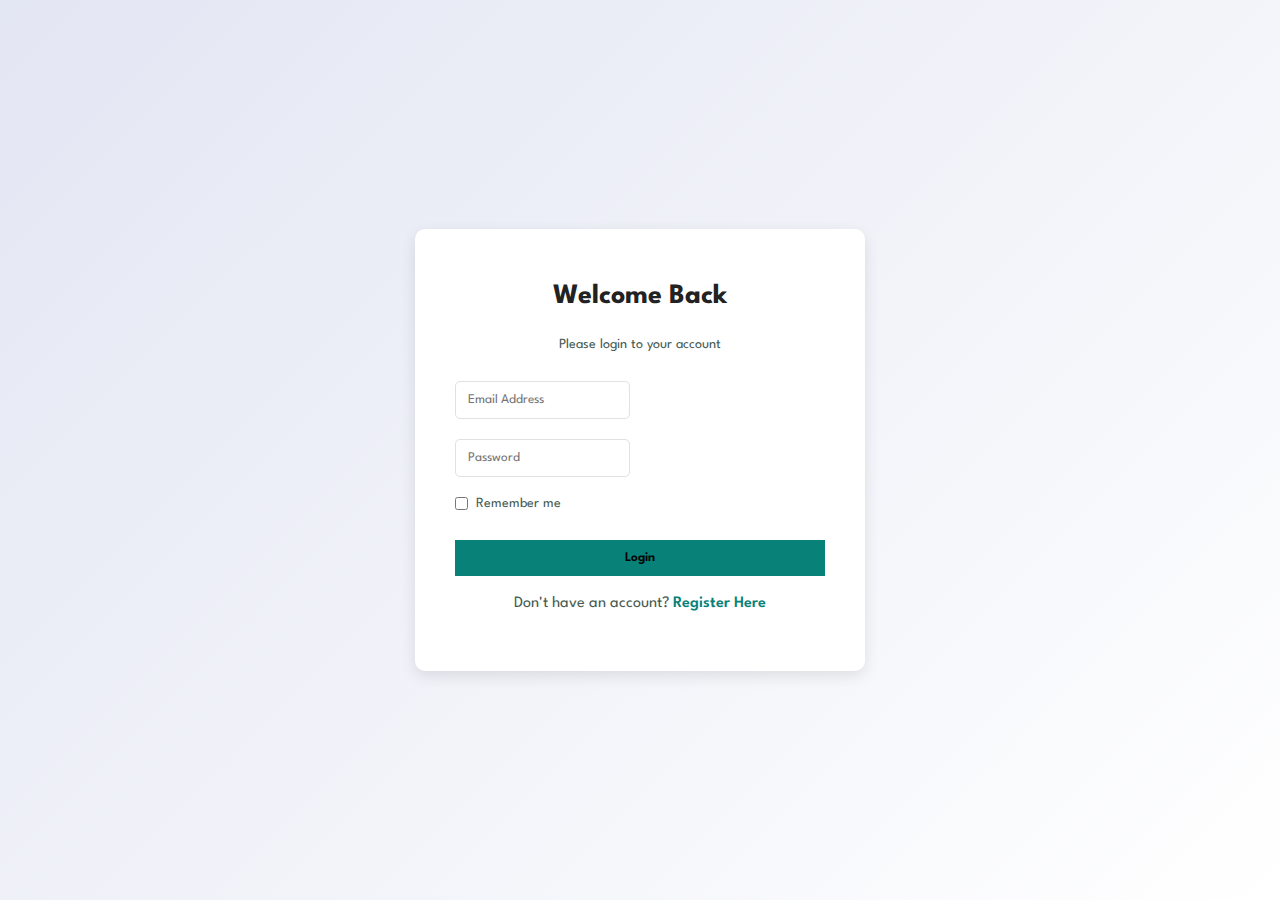
<file: login.html>
<!DOCTYPE html>
<html lang="en">
<head>
    <meta charset="UTF-8">
    <meta http-equiv="X-UA-Compatible" content="IE=edge">
    <meta name="viewport" content="width=device-width, initial-scale=1.0">
    <title>Login Form</title>
    <link rel="stylesheet" href="https://cdn.jsdelivr.net/npm/bootstrap@5.2.2/dist/css/bootstrap.min.css" integrity="sha384-Zenh87qX5JnK2Jl0vWa8Ck2rdkQ2Bzep5IDxbcnCeuOxjzrPF/et3URy9Bv1WTRi" crossorigin="anonymous">
    <link rel="stylesheet" href="style.css">
    <style>
        .auth-container {
            min-height: 100vh;
            display: flex;
            align-items: center;
            justify-content: center;
            background: linear-gradient(135deg, #E3E6F3 0%, #fff 100%);
            padding: 20px;
        }
        .auth-box {
            background: white;
            padding: 40px;
            border-radius: 10px;
            box-shadow: 0 5px 15px rgba(0, 0, 0, 0.1);
            width: 100%;
            max-width: 450px;
        }
        .auth-header {
            text-align: center;
            margin-bottom: 30px;
        }
        .auth-header h2 {
            color: var(--text-color);
            font-size: 28px;
            margin-bottom: 10px;
        }
        .auth-header p {
            color: var(--secondary-color);
            font-size: 14px;
        }
        .form-group {
            margin-bottom: 20px;
        }
        .form-control {
            padding: 12px;
            border: 1px solid #e1e1e1;
            border-radius: 5px;
            transition: all 0.3s ease;
        }
        .form-control:focus {
            border-color: var(--primary-color);
            box-shadow: 0 0 0 0.2rem rgba(8, 129, 120, 0.25);
        }
        .form-btn {
            margin-top: 30px;
            text-align: center;
        }
        .btn-primary {
            background-color: var(--primary-color);
            border: none;
            padding: 12px 30px;
            font-weight: 600;
            width: 100%;
        }
        .btn-primary:hover {
            background-color: #056b5e;
        }
        .auth-footer {
            text-align: center;
            margin-top: 20px;
        }
        .auth-footer a {
            color: var(--primary-color);
            text-decoration: none;
            font-weight: 600;
        }
        .auth-footer a:hover {
            text-decoration: underline;
        }
        .remember-me {
            display: flex;
            align-items: center;
            margin-top: 15px;
            margin-bottom: 15px;
        }
        .remember-me input {
            margin-right: 8px;
        }
        .remember-me label {
            color: var(--secondary-color);
            font-size: 14px;
        }
    </style>
</head>
<body>
    <div class="auth-container">
        <div class="auth-box">
            <div class="auth-header">
                <h2>Welcome Back</h2>
                <p>Please login to your account</p>
            </div>
            <form action="login.php" method="post">
                <div class="form-group">
                    <input type="email" class="form-control" name="email" placeholder="Email Address" required>
                </div>
                <div class="form-group">
                    <input type="password" class="form-control" name="password" placeholder="Password" required>
                </div>
                <div class="remember-me">
                    <input type="checkbox" id="remember" name="remember">
                    <label for="remember">Remember me</label>
                </div>
                <div class="form-btn">
                    <input type="submit" class="btn btn-primary" value="Login" name="login">
                </div>
            </form>
            <div class="auth-footer">
                <p>Don't have an account? <a href="registration.php">Register Here</a></p>
            </div>
        </div>
    </div>
</body>
</html>
</file>
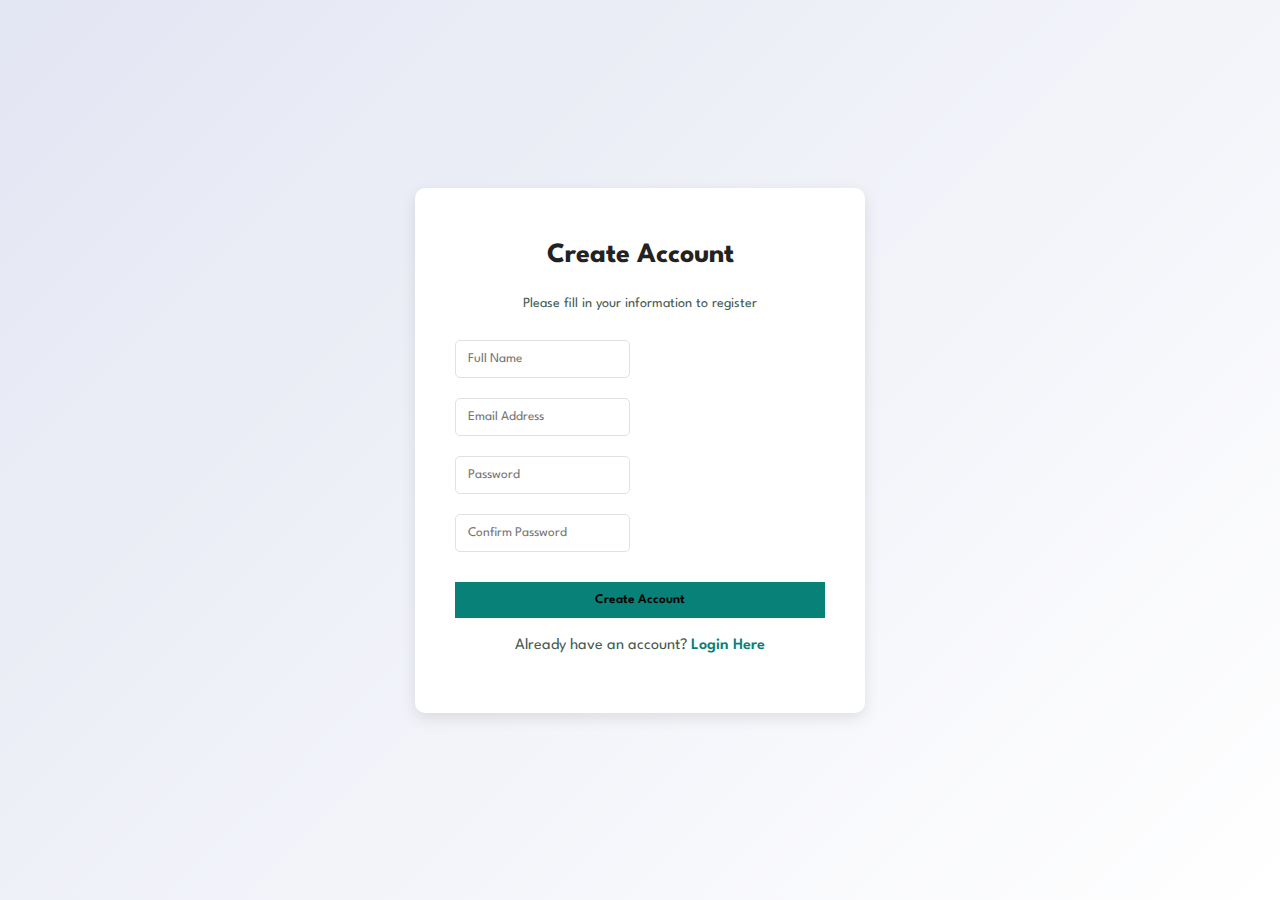
<file: registration.html>
<!DOCTYPE html>
<html lang="en">
<head>
    <meta charset="UTF-8">
    <meta http-equiv="X-UA-Compatible" content="IE=edge">
    <meta name="viewport" content="width=device-width, initial-scale=1.0">
    <title>Registration Form</title>
    <link rel="stylesheet" href="https://cdn.jsdelivr.net/npm/bootstrap@5.2.2/dist/css/bootstrap.min.css" integrity="sha384-Zenh87qX5JnK2Jl0vWa8Ck2rdkQ2Bzep5IDxbcnCeuOxjzrPF/et3URy9Bv1WTRi" crossorigin="anonymous">
    <link rel="stylesheet" href="style.css">
    <style>
        .auth-container {
            min-height: 100vh;
            display: flex;
            align-items: center;
            justify-content: center;
            background: linear-gradient(135deg, #E3E6F3 0%, #fff 100%);
            padding: 20px;
        }
        .auth-box {
            background: white;
            padding: 40px;
            border-radius: 10px;
            box-shadow: 0 5px 15px rgba(0, 0, 0, 0.1);
            width: 100%;
            max-width: 450px;
        }
        .auth-header {
            text-align: center;
            margin-bottom: 30px;
        }
        .auth-header h2 {
            color: var(--text-color);
            font-size: 28px;
            margin-bottom: 10px;
        }
        .auth-header p {
            color: var(--secondary-color);
            font-size: 14px;
        }
        .form-group {
            margin-bottom: 20px;
        }
        .form-control {
            padding: 12px;
            border: 1px solid #e1e1e1;
            border-radius: 5px;
            transition: all 0.3s ease;
        }
        .form-control:focus {
            border-color: var(--primary-color);
            box-shadow: 0 0 0 0.2rem rgba(8, 129, 120, 0.25);
        }
        .form-btn {
            margin-top: 30px;
            text-align: center;
        }
        .btn-primary {
            background-color: var(--primary-color);
            border: none;
            padding: 12px 30px;
            font-weight: 600;
            width: 100%;
        }
        .btn-primary:hover {
            background-color: #056b5e;
        }
        .auth-footer {
            text-align: center;
            margin-top: 20px;
        }
        .auth-footer a {
            color: var(--primary-color);
            text-decoration: none;
            font-weight: 600;
        }
        .auth-footer a:hover {
            text-decoration: underline;
        }
    </style>
</head>
<body>
    <div class="auth-container">
        <div class="auth-box">
            <div class="auth-header">
                <h2>Create Account</h2>
                <p>Please fill in your information to register</p>
            </div>
            <form action="registration.php" method="post">
                <div class="form-group">
                    <input type="text" class="form-control" name="fullname" placeholder="Full Name" required>
                </div>
                <div class="form-group">
                    <input type="email" class="form-control" name="email" placeholder="Email Address" required>
                </div>
                <div class="form-group">
                    <input type="password" class="form-control" name="password" placeholder="Password" required>
                </div>
                <div class="form-group">
                    <input type="password" class="form-control" name="repeat_password" placeholder="Confirm Password" required>
                </div>
                <div class="form-btn">
                    <input type="submit" class="btn btn-primary" value="Create Account" name="submit">
                </div>
            </form>
            <div class="auth-footer">
                <p>Already have an account? <a href="login.php">Login Here</a></p>
            </div>
        </div>
    </div>
</body>
</html>
</file>
<file: style.css>
@import url("https://fonts.googleapis.com/css2?family=Spartan:wght@100;200;300;400;500;600;700;800;900&display=swap");

:root {
    --primary-color: #088178;
    --secondary-color: #465b52;
    --text-color: #222;
    --background-color: #fff;
    --section-padding: 40px 80px;
    --transition: all 0.3s ease;
}

* {
    margin: 0;
    padding: 0;
    box-sizing: border-box;
    font-family: "Spartan", sans-serif;
}

html {
    scroll-behavior: smooth;
}

/* Global Styles */

h1 {
  font-size: 50px;
  line-height: 64px;
  color: #222;
}

h2 {
  font-size: 46px;
  line-height: 54px;
  color: #222;
}

h4 {
  font-size: 20px;
  color: #222;
}

h6 {
  font-weight: 700;
  font-size: 12px;
}

p {
  font-size: 16px;
  color: #465b52;
  margin: 15px 0 20px 0;
}

.section-p1 {
  padding: 40px 80px;
}

.section-m1 {
  margin: 40px 0;
}

button.normal{
  font-size: 14px;
  font-weight: 600;
  padding: 15px 30px;
  color: #000;
  background-color: #fff;
  border-radius: 4px;
  cursor: pointer;
  border: none;
  outline: none;
  transition: 0.2s;


}

.normal {
  display: inline-block;
  background-color: #088178;
  color: #fff;
  font-size: 14px;
  font-weight: 600;
  padding: 15px 30px;
  border-radius: 4px;
  cursor: pointer;
  border: none;
  outline: none;
  transition: 0.2s;
}

.normal:hover {
  background-color: #056b5e;
}

button.white {
  font-size: 13px;
  font-weight: 600;
  padding: 11px 18px;
  color: #fff;
  background-color: transparent;
  cursor: pointer;
  border: 1px solid #fff;
  outline: none;
  transition: 0.2s;


}

body {
  width: 100%;
}


#header{
    display: flex;
    align-items: center;
    justify-content: space-between;
    padding: 20px 80px;
    background: #E3E6F3;
    box-shadow: 0 5px 15px rgba(0, 0, 0, 0.06);
    z-index: 999;
    position: sticky;
    top: 0;
    left: 0;
}

#navbar{
    display: flex;
    align-items: center;
    justify-content: center;

}

#navbar li{
    list-style: none;
    padding: 0 20px;
    position: relative;

}

#navbar li a{
    text-decoration: none;
    font-size: 16px;
    font-weight: 600;
    color: #1a1a1a;
    transition: 0.3s ease;

}

#navbar li a:hover,
#navbar li a.active {
    color: #088178;

}

#navbar li a.active::after,
#navbar li a:hover::after{
    content: "";
    width: 30%;
    height: 2px;
    background: #088178;
    position: absolute;
    bottom: -4px;
    left: 20px;
}

#mobile {
  display: none;
  align-items: center;
}

#hero{
    background-image: url("images/hero4.png.png");
    height: 90vh;
    width: 100%;
    background-size: cover;
    background-position: top 25% right 0;
    padding: 0 80px;
    display: flex;
    flex-direction: column;
    align-items: flex-start;
    justify-content: center;
}
#hero h4{
    padding-bottom: 15px;
}
#hero h1{
    color: #088178;
}

#hero button{
    background-image: url("images/button.png.png");
    background-color: transparent;
    color: #088178;
    border: 0;
    padding: 14px 80px 14px 65px;
    background-repeat: no-repeat;
    cursor: pointer;
    font-weight: 700;
    font-size: 15px;
}

#feature{
    display: flex;
    align-items: center;
    justify-content: space-between;
    flex-wrap: wrap;
}


#feature .fe-box{
    width: 180px;
    text-align: center;
    padding: 25px 15px;
    box-shadow: 20px 20px 34px rgba(0, 0, 0, 0.03);
    border: 1px solid #cce7d0;
    border-radius: 4px;
    margin: 15px 0;

}



#feature .fe-box:hover{
    box-shadow: 10px 10px 54px rgba(70, 62, 221, 0.1);
}
#feature .fe-box h6 img{
    width: 100%;
    margin-bottom: 10px;
}

#feature .fe-box h6{
    display: inline-block;
    padding: 9px 8px 6px 8px;
    line-height: 1;
    border-radius: 4px;
    color: #088178;
    background-color: #fddde4;

}

#feature .fe-box:nth-child(2) h6{
    background-color: #cdebbc;
}
#feature .fe-box:nth-child(3) h6{
    background-color: #d1e8f2;
}
#feature .fe-box:nth-child(4) h6{
    background-color: #cdd4f8;
}
#feature .fe-box:nth-child(5) h6{
    background-color: #f6dbf6;
}
#feature .fe-box:nth-child(6) h6{
    background-color: #fff2e5;
}

#product1 {
  text-align: center;

}

#product1 .pro-container{
  display: flex;
  justify-content: space-between;
  padding-top: 20px;
  flex-wrap: wrap;
}

#product1 .pro{
  width: 23%;
  min-width: 250px;
  padding: 10px 12px;
  border: 1px solid #cce7d0;
  border-radius: 25px;
  cursor: pointer;
  box-shadow: 20px 20px 30px rgba(0, 0, 0, 0.02);
  margin: 15px 0; 
  transition: 0.2s ease;
  position: relative;

}

#product1 .pro:hover{
  box-shadow: 20px 20px 30px rgba(0, 0, 0, 0.06);
}

#product1 .pro img {
  width: 100%;
  border-radius: 20px;
}

#product1 .pro .des{
  text-align: start;
  padding: 10px 0;
}

#product1 .pro .des span{
  color: #606063;
  font-size: 12px;
}

#product1 .pro .des h5{
  padding-top: 7px;
  color: #1a1a1a;
  font-size: 14px;
}

#product1 .pro .des i{
  font-size: 12px;
  color: rgba(243, 181, 25);

}

#product1 .pro .des h4{
  padding-top: 7px;
  font-size: 15px;
  font-weight: 700;
  color: #088178;
}
#product1 .pro .cart{
  width: 40px;
  height: 40px;
  line-height: 40px;
  border-radius: 50px;
  background-color: #e8f6ea;
  font-weight: 500;
  color: #088178;
  border: 1px solid #cce7d0;
  position: absolute;
  bottom: 20px;
  right: 10px;
}

#banner{
  display: flex;
  flex-direction: column;
  justify-content: center;
  align-items: center;
  text-align: center;
  background-image: url(images/banner/b2.jpg);
  width: 100%;
  height: 40vh;
  background-size: cover;
  background-position: center;
}

#banner h4 {
  color: #fff;
  font-size: 16px;

}

#banner h2 {
  color: #fff;
  font-size: 30px;
  padding: 10px 0;

}

#banner h2 span{
  color: #ef3636;
  
}

#banner button:hover{
  background: #088178;
  color: #fff;
}

#sm-banner {
  display: flex;
  justify-content: space-between;
  flex-wrap: wrap;
}

#sm-banner .banner-box {
  display: flex;
  flex-direction: column;
  justify-content: center;
  align-items: flex-start;
  background-image: url(images/banner/b17.jpg);
  min-width: 800px;
  height: 50vh;
  background-size: cover;
  background-position: center;
  padding: 30px;
}

#sm-banner .banner-box2{
  background-image: url(images/banner/b10.jpg);

}

#sm-banner h4 {
  color: #fff;
  font-size: 20px;
  font-weight: 300;
}

#sm-banner h2 {
  color: #fff;
  font-size: 28px;
  font-weight: 800;
}

#sm-banner span {
  color: #fff;
  font-size: 14px;
  font-weight: 500;
  padding-bottom: 15px;
}

#sm-banner .banner-box:hover button{
  background: #088178;
  border: 1px solid #088178;

}

#banner3 {
  display: flex;
  justify-content: space-between;
  flex-wrap: wrap;
  padding: 0 80px;
}

#banner3 .banner-box {
  display: flex;
  flex-direction: column;
  justify-content: center;
  align-items: flex-start;
  background-image: url(images/banner/b7.jpg);
  min-width: 30%;
  height: 30vh;
  background-size: cover;
  background-position: center;
  padding: 20px;
  margin-bottom: 20px;
}

#banner3 .banner-box2{
  background-image: url(images/banner/b4.jpg);
}
#banner3 .banner-box3{
  background-image: url(images/banner/b18.jpg);
}

#banner3 h2{
  color: #fff;
  font-weight: 900;
  font-size: 22px;
}

#banner3 h3{
  color: #ec544e;
  font-weight: 800;
  font-size: 15px;
}

#newsletter {
  display: flex;
  justify-content: space-between;
  flex-wrap: wrap;
  align-items: center;
  background-image: url("images/banner/b14.png");
  background-repeat: no-repeat;
  background-position: 20% 30%;
  background-color: #041e42;
}

#newsletter h4{
  font-size: 22px;
  font-weight: 700;
  color: #fff;
}

#newsletter p{
  font-size: 14px;
  font-weight: 600;
  color: #818ea0;
}

#newsletter p span{
  color: #ffbd27;
}

#newsletter .form {
  display: flex;
  width: 40%;
}

#newsletter input{
  height: 3.125rem;
  padding: 0 1.25em;
  font-size: 14px;
  width: 100%;
  border: 1px solid transparent;
  border-radius: 4px;
  outline: none;
  border-top-right-radius: 0;
  border-bottom-right-radius: 0;
}


#newsletter button{
  background-color: #088178;
  color: #fff;
  white-space: nowrap;
  border-top-left-radius: 0;
  border-bottom-left-radius: 0;
}

footer {
  display: flex;
  flex-wrap: wrap;
  justify-content: space-between;
}

footer .col {
  display: flex;
  flex-direction: column;
  justify-content: space-between;
  align-items: flex-start;
  margin-bottom: 20px;
}

footer .logo {
  margin-bottom: 30px;
}

footer h4 {
  font-size: 14px;
  padding-bottom: 20px;
}

footer p {
  font-size: 13px;
  margin: 0 0 8px 0;
}

footer a {
  font-size: 13px;
  text-decoration: none;
  color: #222;
  margin-bottom: 10px;
}

footer .follow{
  margin-top: 20px;
}

footer .follow i{
  color: #465b52;
  padding-right: 4px;
  cursor: pointer;
}

footer .install .row img{
  border: 1px solid #088178;
  border-radius: 6px;
}

footer .install img{
  margin: 10px 0 15px 0;
}

footer .follow i:hover,
footer a:hover {
  color: #088178;
}

footer .copyright {
  width: 100%;
  text-align: center;
}


#page-header{
  background-image: url("images/banner/b1.jpg");
  width: 100%;
  height: 40vh;
  background-size: cover;
  display: flex;
  justify-content: center;
  text-align: center;
  flex-direction: column;
  padding: 14px;
}

#page-header h2,
#page-header p{
  color: #fff;
}

#pagination {
  text-align: center;
}

#pagination a{
  text-decoration: none;
  background-color: #088178;
  padding: 15px 20px;
  border-radius: 4px;
  color: #fff;
  font-weight: 600;
}

#pagination a i {
  font-size: 16px;
  font-weight: 600;
}

#prodetails {
  display: flex;
  margin-top: 20px;
}

#prodetails .single-pro-image{
  width: 40%;
  margin-right: 50px;
}

.small-img-group {
  display: flex;
  justify-content: space-between;
}

.small-img-col {
  flex-basis: 24%;
  cursor: pointer;
}

#prodetails .single-pro-details {
  width: 50%;
  padding-top: 30px;
}

#prodetails .single-pro-details h4{
  padding: 40px 0 20px 0;
}

#prodetails .single-pro-details h2{
  font-size: 26px;
}
#prodetails .single-pro-details select{
  display: block;
  padding: 5px 10px;
  margin-bottom: 10px;
}

#prodetails .single-pro-details input{
  width: 50px;
  height: 47px;
  padding-left: 10px;
  font-size: 16px;
  margin-right: 10px;
}

#prodetails .single-pro-details input:focus{
  outline: none;
}

#prodetails .single-pro-details button{
  background: #088178;
  color: #fff;
}

#prodetails .single-pro-details span{
  line-height: 25px;
}


#page-header.blog-header{
  background-image: url("images/banner/b19.jpg");

}

#blog {
  padding: 150px 150px 0 150px;
}

#blog .blog-box {
  display: flex;
  align-items: center;
  width: 100%;
  position: relative;
  padding-bottom: 90px;
}

#blog .blog-img {
  width: 50%;
  margin-right: 40px;
}

#blog img {
  width: 100%;
  height: 300px;
  object-fit: cover;
}


#blog .blog-details a{
  text-decoration: none;
  font-size: 11px;
  color: #000;
  font-weight: 700;
  position: relative;
  transition: 0.3s;
}

#blog .blog-details a::after {
  content:"";
  width: 50px;
  height: 1px;
  background-color: #000;
  position: absolute;
  top: 4px;
  right: -60px;
}

#blog .blog-details a:hover{
  color: #088178;
}
#blog .blog-details a:hover::after {
  background-color: #088178;
}

#blog .blog-box h1 {
  position: absolute;
  top: -40px;
  left: 0;
  font-size: 70px;
  font-weight: 700;
  color: #c9cbce;
  z-index: -9;
}


#page-header.about-header{
  background-image: url(images/about/banner.png);
}

#about-head{
  display: flex;
  align-items: center;
}

#about-head img {
  width: 50%;
  height: auto;
}

#about-head div {
  padding-left: 40px;
}




#contact-details {
  display: flex;
  align-items: center;
  justify-content: space-between;
}

#contact-details .details{
  width: 40%;
}

#contact-details .details span,
#form-details form span {
  font-size: 12px;
}

#contact-details .details h2,
#form-details form h2 {
  font-size: 26px;
  line-height: 35px;
  padding: 20px 0;
}

#contact-details .details h3{
  font-size: 16px;
  padding-bottom: 15px;
}

#contact-details .details li {
  list-style: none;
  display: flex;
  padding: 10px 0;
}

#contact-details .details li i{
  font-size: 14px;
  padding-right: 22px;
}

#contact-details .details li p{
  margin: 0;
  font-size: 14px;

}

#contact-details .map{
  width: 55%;
  height: 400px;
}

#contact-details .map iframe {
  width: 100%;
  height: 100%;
}

#form-details{
  display: flex;
  justify-content: space-between;
  margin: 30px;
  padding: 80px;border: 1px solid #e1e1e1;
}

#form-details form{
  width: 65%;
  display: flex;
  flex-direction: column;
  align-items: flex-start;
}

#form-details form input,
#form-details form textarea {
  width: 100%;
  padding: 12px 15px;
  outline: none;
  margin-bottom: 20px;
  border: 1px solid #e1e1e1;
}

#form-details form button{
  background-color: #088178;
  color: #fff;
}

#form-details.people div{
  padding-bottom: 25px;
  display: flex;
  align-items: flex-start;
}

#form-details.people div img{
  width: 65px;
  height: 65px;
  object-fit: cover;
  margin-right: 15px;
}

#form-details.people div p{
  margin: 0;
  font-size: 13px;
  line-height: 25px;
}

#form-details.people div p span{
  display: block;
  font-size: 16px;
  font-weight: 600;
  color: #000;
}

#cart table{
  width: 100%;
  border-collapse: collapse;
  table-layout: fixed;
  white-space: nowrap;
}

#cart table img{
  width: 70px;
}

#cart table td:nth-child(1){
     width: 100px;
     text-align: center;
}

#cart table td:nth-child(2){
  width: 150px;
  text-align: center;
}

#cart table td:nth-child(3){
  width: 250px;
  text-align: center;
}

#cart table td:nth-child(4),
#cart table td:nth-child(5),
#cart table td:nth-child(6){
  width: 150px;
  text-align: center;
}

#cart table td:nth-child(5) input{
  width: 70px;
  padding: 10px 5px 10px 15px;
}

#cart table thead {
  border: 1px solid #e2e9e1;
  border-left: none;
  border-right: none; 
}

#cart table thead td{
  font-weight: 700;
  text-transform: uppercase;
  font-size: 13px;
  padding: 18px 0;
}

#cart table body tr td {
  padding-top: 15px;
}

#cart table body td {
  font-size: 13px;
}

#cart-add{
  display: flex;
  flex-wrap: wrap;
  justify-content: space-between;
}

#coupon{
  width: 50%;
  margin-bottom: 30px;
}

#coupon h3,
#subtotal h3 { 
  padding-bottom: 15px;
}

#coupon input{
  padding: 10px 20px;
  outline: none;
  width: 60%;
  margin-right: 10px;
  border: 1px solid #e2e9e1;
}

#coupon button,
#subtotal button {
  background-color: #088178;
  color: #fff;
  padding: 12px 20px;
}

#subtotal{
  width: 50%;
  margin-bottom: 30px;
  border: 1px solid #e2e9e1;
  padding: 30px;
}

#subtotal table{
  border-collapse: collapse;
  width: 100%;
  margin-bottom: 20px;
}

#subtotal table td{
  width: 50%;
  border: 1px solid #e2e9e1;
  padding: 10px;
  font-size: 13px;
}



@media (max-width:799px) {
  #navbar {
    display: flex;
    flex-direction: column;
    align-items: flex-start;
    justify-content: flex-start;
    position: fixed;
    top: 0;
    right: -300px;
    height: 100vh;
    width: 300px;
    background-color: #E3E6F3;
    box-shadow: 0 40px 60px rgba(0, 0, 0, 0.1);
    padding: 80px 0 0 10px;
    transition: 0.3s;
  }

  #navbar.active{
    right: 0px;
  }
   #navbar li {
    margin-bottom: 25px;
   }

   #mobile {
    display: flex;
    align-items: center;
  }
  #mobile i{
    color: #1a1a1a;
    font-size: 24px;
    padding-left: 20px;
  }
  #close{
    position: absolute;
    top: 30px;
    left: 30px;
    color: #222;
    font-size: 24px;
  }
}

/* Responsive Design */
/* Tablets */
@media (max-width: 1024px) {
    .section-p1 {
        padding: 40px 40px;
    }
    
    #navbar {
        padding: 10px 30px;
    }
    
    #hero {
        height: 70vh;
        padding: 0 50px;
        background-position: top 30% right 30%;
    }
    
    #feature {
        justify-content: center;
    }
    
    #feature .fe-box {
        margin: 15px;
    }
    
    #product1 .pro-container {
        justify-content: center;
    }
    
    #product1 .pro {
        margin: 15px;
    }
    
    #banner {
        height: 20vh;
    }
    
    #sm-banner .banner-box {
        min-width: 100%;
        height: 30vh;
        margin-bottom: 20px;
    }
}

/* Responsive Design for #feature Section */
@media (max-width: 1024px) {
    #feature {
        justify-content: center;
    }

    #feature .fe-box {
        width: 45%;
        margin: 10px;
    }
}

@media (max-width: 768px) {
    #feature {
        flex-direction: column;
        align-items: center;
    }

    #feature .fe-box {
        width: 80%;
        margin: 10px 0;
    }
}

/* Mobile Devices */
@media (max-width: 477px) {
    .section-p1 {
        padding: 20px;
    }
    
    #header {
        padding: 10px 30px;
    }
    
    h1 {
        font-size: 38px;
    }
    
    h2 {
        font-size: 32px;
    }
    
    #hero {
        padding: 0 20px;
        background-position: 55%;
    }
    
    #feature {
        justify-content: space-between;
    }
    
    #feature .fe-box {
        width: 155px;
        margin: 0 0 15px 0;
    }
    
    #product1 .pro {
        width: 100%;
    }
    
    #banner {
        height: 40vh;
    }
    
    #sm-banner .banner-box {
        height: 40vh;
    }
    
    #banner3 {
        padding: 0 20px;
    }
    
    #banner3 .banner-box {
        width: 100%;
    }
    
    #newsletter {
        padding: 40px 20px;
    }
    
    #newsletter .form {
        width: 100%;
    }
    
    /* Cart page responsive */
    #cart-add {
        flex-direction: column;
    }
    
    #coupon {
        width: 100%;
    }
    
    #subtotal {
        width: 100%;
        padding: 20px;
    }
}

/* Print styles */
@media print {
    #header,
    #newsletter,
    #footer {
        display: none;
    }
    
    body {
        background: white;
    }
    
    .section-p1 {
        padding: 20px 0;
    }
}

/* Responsive Design for All Sections */

/* Tablets */
@media (max-width: 1024px) {
    .section-p1 {
        padding: 20px 40px;
    }

    #header {
        padding: 10px 40px;
    }

    #hero {
        height: 70vh;
        padding: 0 40px;
        background-position: top 30% right 30%;
    }

    #feature {
        justify-content: center;
    }

    #feature .fe-box {
        width: 45%;
        margin: 10px;
    }

    #product1 .pro-container {
        justify-content: center;
    }

    #product1 .pro {
        width: 45%;
        margin: 15px;
    }

    #banner {
        height: 30vh;
    }

    #sm-banner .banner-box {
        min-width: 100%;
        height: 30vh;
        margin-bottom: 20px;
    }

    #banner3 .banner-box {
        width: 45%;
        margin-bottom: 20px;
    }

    #newsletter {
        padding: 40px 20px;
    }

    #newsletter .form {
        width: 100%;
    }

    footer {
        flex-direction: column;
        align-items: center;
    }

    footer .col {
        width: 100%;
        margin-bottom: 20px;
    }
}

/* Mobile Devices */
@media (max-width: 768px) {
    #header {
        flex-direction: column;
        align-items: flex-start;
        padding: 10px 20px;
    }

    #hero {
        height: 60vh;
        padding: 0 20px;
        background-position: center;
    }

    #feature {
        flex-direction: column;
        align-items: center;
    }

    #feature .fe-box {
        width: 80%;
        margin: 10px 0;
    }

    #product1 .pro {
        width: 100%;
    }

    #banner {
        height: 40vh;
    }

    #sm-banner .banner-box {
        height: 40vh;
    }

    #banner3 .banner-box {
        width: 100%;
    }

    #newsletter {
        padding: 20px;
    }

    #newsletter .form {
        flex-direction: column;
        width: 100%;
    }

    #newsletter input {
        margin-bottom: 10px;
    }

    footer {
        padding: 20px;
    }

    footer .col {
        align-items: center;
        text-align: center;
    }
}

/* Extra Small Devices */
@media (max-width: 480px) {
    h1 {
        font-size: 32px;
    }

    h2 {
        font-size: 28px;
    }

    #hero {
        height: 50vh;
        padding: 0 10px;
    }

    #feature .fe-box {
        width: 100%;
        margin: 10px 0;
    }

    #product1 .pro {
        width: 100%;
    }

    #banner {
        height: 30vh;
    }

    #sm-banner .banner-box {
        height: 30vh;
    }

    #banner3 {
        padding: 0 10px;
    }

    #newsletter {
        padding: 20px 10px;
    }

    #cart-add {
        flex-direction: column;
    }

    #coupon,
    #subtotal {
        width: 100%;
        margin-bottom: 20px;
    }
}

/* Print Styles */
@media print {
    #header,
    #newsletter,
    footer {
        display: none;
    }

    body {
        background: white;
    }

    .section-p1 {
        padding: 20px 0;
    }
}
</file>
